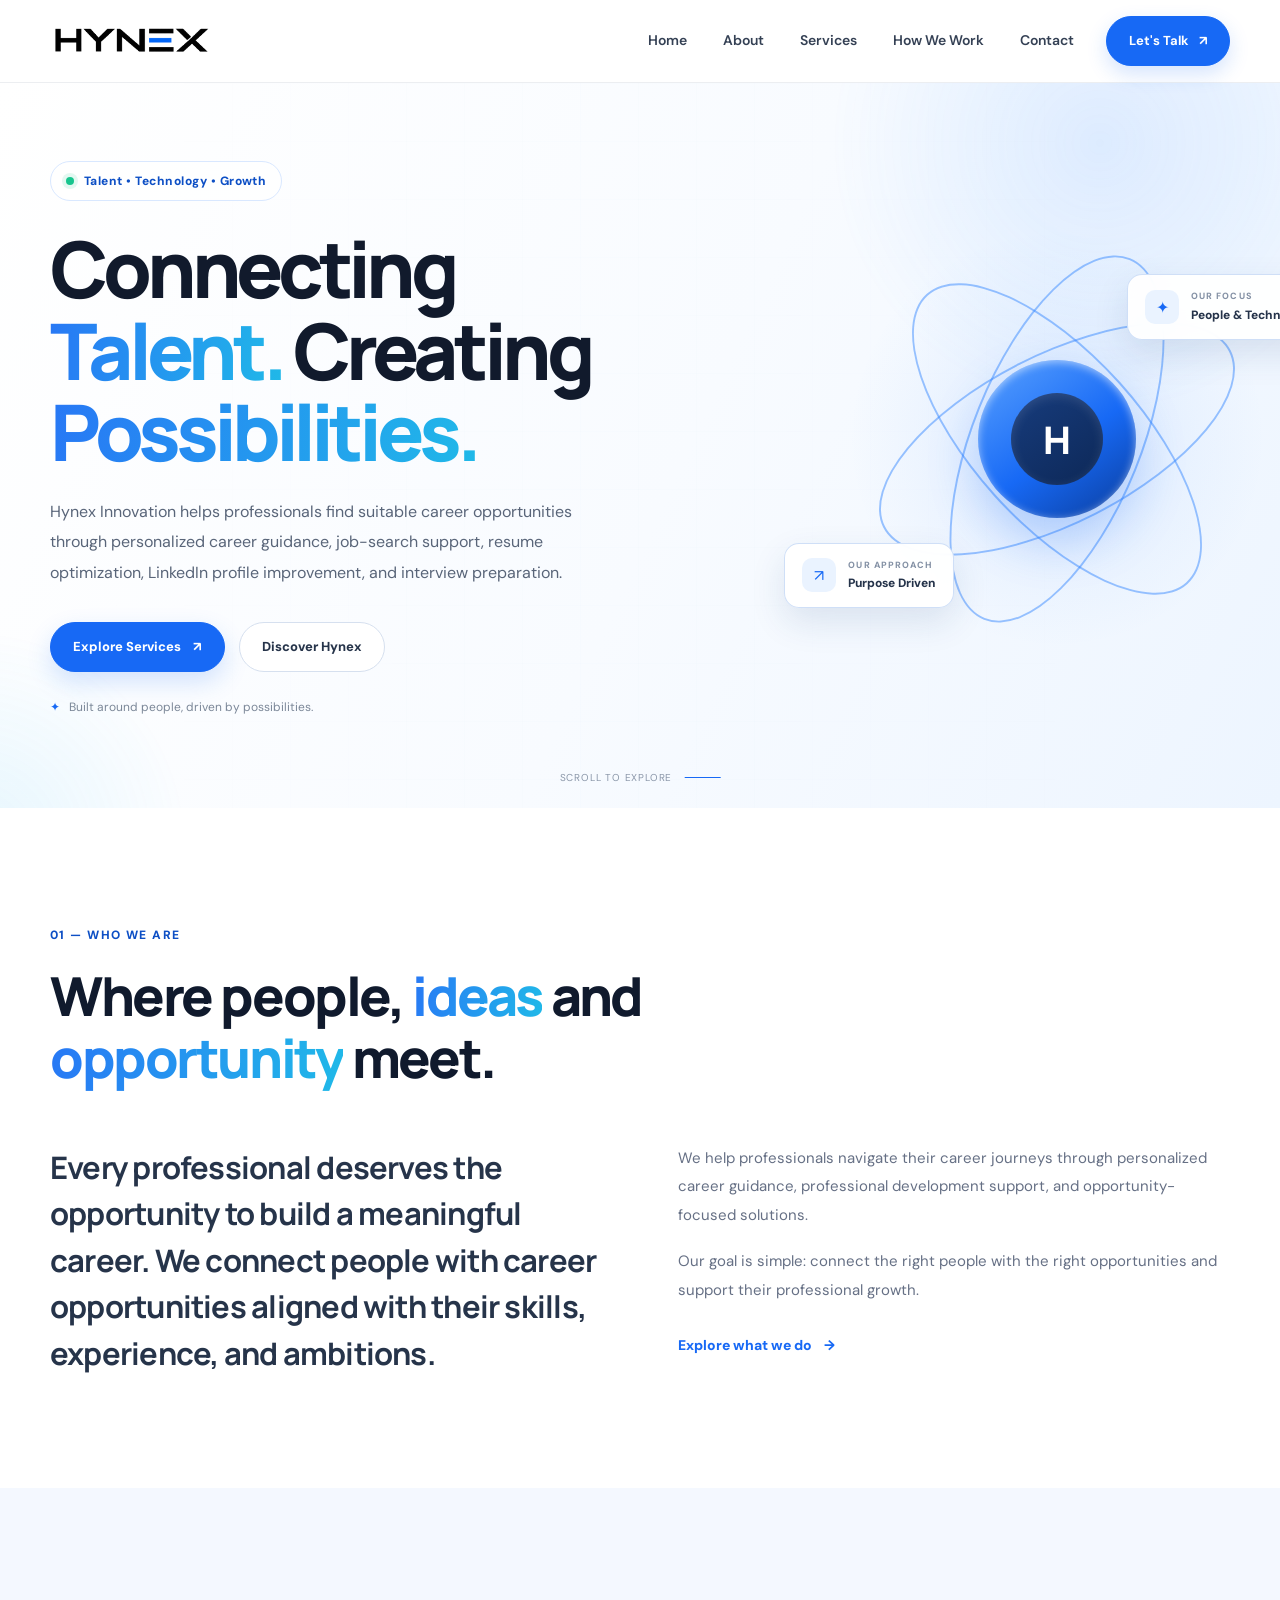
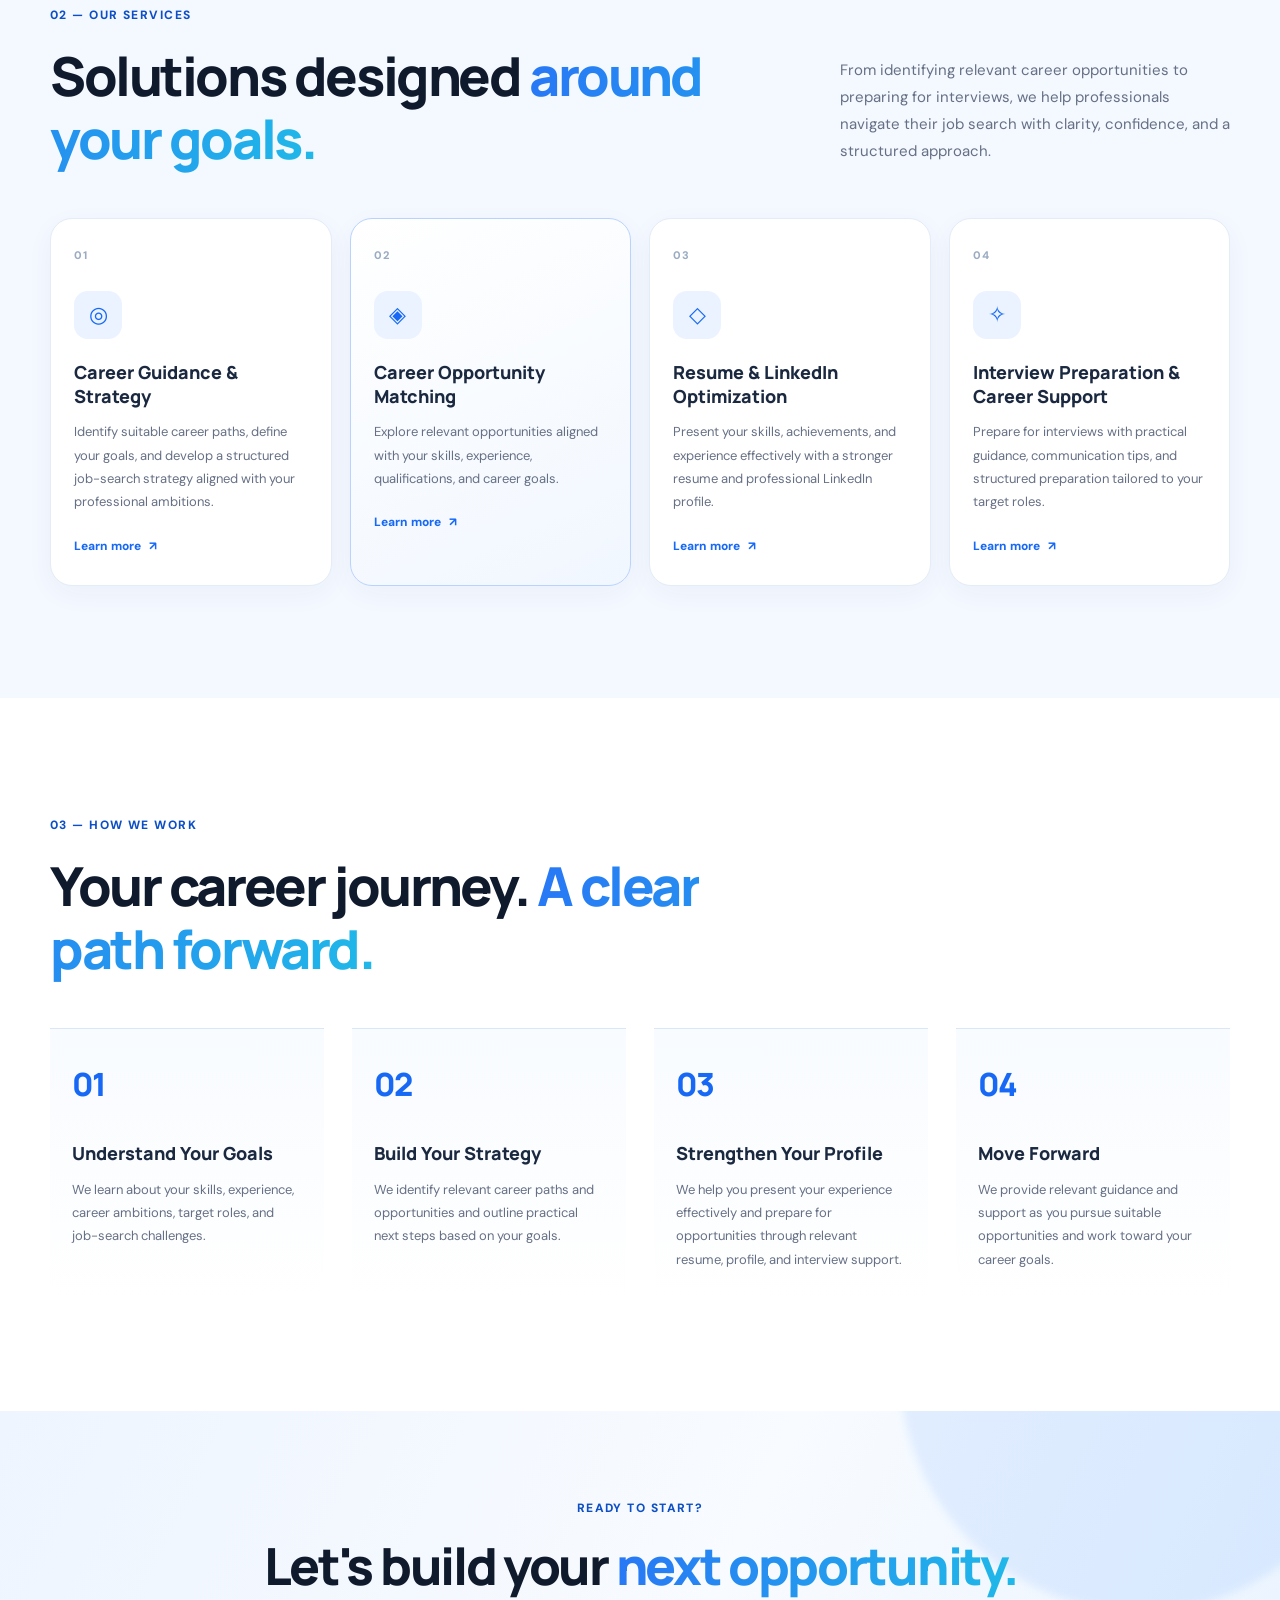
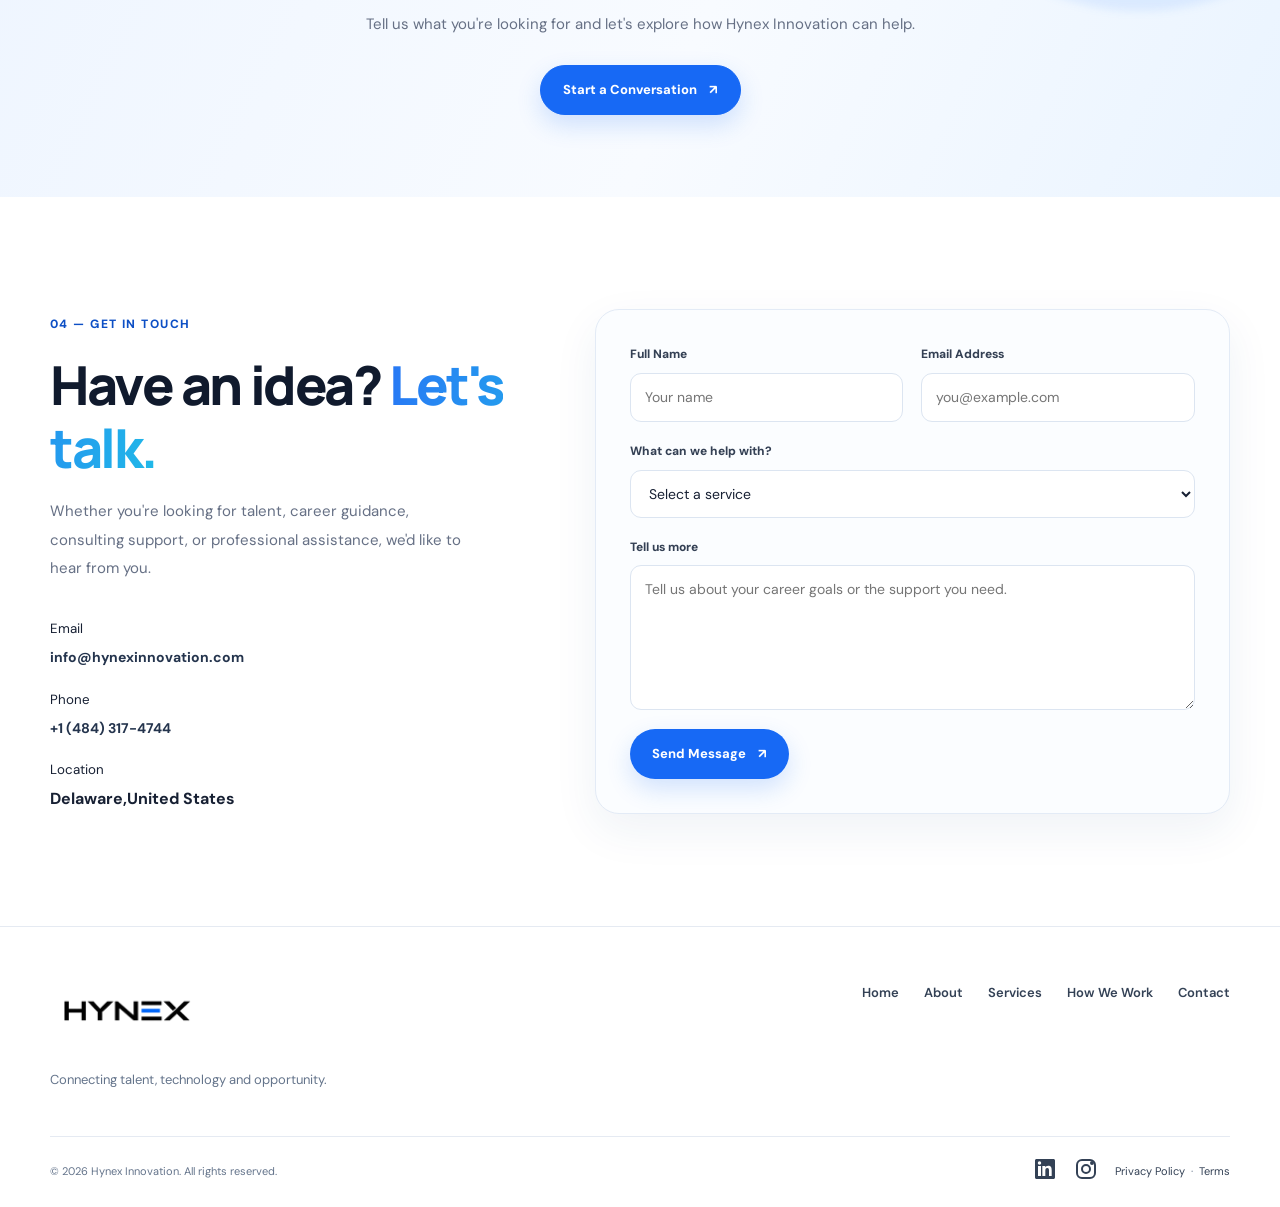
<file: index.html>
<!DOCTYPE html>
<html lang="en">
<head>
    <meta charset="UTF-8">
<meta name="viewport" content="width=device-width, initial-scale=1.0">

<title>Hynex Innovation | Career Opportunities & Professional Growth</title>

<meta name="description" content="Hynex Innovation helps professionals explore career opportunities, access personalized career guidance, optimize resumes and LinkedIn profiles, and prepare for interviews.">

    <meta property="og:type" content="website">
<meta property="og:url" content="https://hynexinnovation.com/">
<meta property="og:title" content="Hynex Innovation | Career Opportunities &amp; Professional Growth">
<meta property="og:description" content="Explore career opportunities, personalized career guidance, resume optimization, LinkedIn profile improvement, and interview preparation with Hynex Innovation.">
<meta property="og:image" content="https://hynexinnovation.com/hynex-social-preview.png">

<meta name="twitter:card" content="summary_large_image">
<meta name="twitter:title" content="Hynex Innovation | Career Opportunities &amp; Professional Growth">
<meta name="twitter:description" content="Explore career opportunities and personalized career support with Hynex Innovation.">
<meta name="twitter:image" content="https://hynexinnovation.com/hynex-social-preview.png">

<link rel="canonical" href="https://hynexinnovation.com/">
<link rel="stylesheet" href="style.css">
    
<script type="application/ld+json">
{
  "@context": "https://schema.org",
  "@type": "Organization",
  "name": "Hynex Innovation",
  "url": "https://hynexinnovation.com/",
  "logo": "https://hynexinnovation.com/hynex-logo.png",
  "email": "info@hynexinnovation.com",
  "telephone": "+1-484-317-4744",
  "description": "Hynex Innovation helps professionals explore suitable career opportunities through personalized career guidance, job-search support, resume optimization, LinkedIn profile improvement, and interview preparation."
}
</script>

</head>

<body>

    <!-- =========================
         NAVIGATION
    ========================== -->

    <header class="navbar">

        <div class="nav-container">

            <a href="#home" class="logo">
                <img src="hynex-logo.png" alt="Hynex Innovation">
            </a>

            <nav class="nav-links">
                <a href="#home">Home</a>
                <a href="#about">About</a>
                <a href="#services">Services</a>
                <a href="#process">How We Work</a>
                <a href="#contact">Contact</a>
            </nav>

            <a href="#contact" class="nav-button">
                Let's Talk
                <span>↗</span>
            </a>

           <button class="menu-button" id="menuButton" type="button" onclick="toggleMobileMenu()">
            ☰
</button>

        </div>

    </header>


    <!-- =========================
         HERO SECTION
    ========================== -->

    <main>

        <section class="hero" id="home">

            <div class="hero-glow glow-one"></div>
            <div class="hero-glow glow-two"></div>

            <div class="hero-grid"></div>

            <div class="hero-container">

                <div class="hero-content">

                    <div class="eyebrow">
                        <span class="status-dot"></span>
                        Talent • Technology • Growth
                    </div>

                    <h1>
                        Connecting
                        <span>Talent.</span>
                        Creating
                        <span>Possibilities.</span>
                    </h1>

                    <p>
                        Hynex Innovation helps professionals find suitable career opportunities through personalized career guidance, job-search support, resume optimization, LinkedIn profile improvement, and interview preparation.
                    </p>

                    <div class="hero-buttons">

                        <a href="#services" class="primary-button">
                            Explore Services
                            <span>↗</span>
                        </a>

                        <a href="#about" class="secondary-button">
                            Discover Hynex
                        </a>

                    </div>

                    <div class="hero-note">
                        <span>✦</span>
                        Built around people, driven by possibilities.
                    </div>

                </div>


                <!-- HERO VISUAL -->

                <div class="hero-visual">

                    <div class="orbital orbital-one"></div>
                    <div class="orbital orbital-two"></div>
                    <div class="orbital orbital-three"></div>

                    <div class="center-orb">

                        <div class="orb-inner">
                            H
                        </div>

                    </div>

                    <div class="floating-card card-top">
                        <span class="card-icon">✦</span>
                        <div>
                            <small>Our Focus</small>
                            <strong>People & Technology</strong>
                        </div>
                    </div>

                    <div class="floating-card card-bottom">
                        <span class="card-icon">↗</span>
                        <div>
                            <small>Our Approach</small>
                            <strong>Purpose Driven</strong>
                        </div>
                    </div>

                </div>

            </div>

            <div class="hero-scroll">
                <span>Scroll to explore</span>
                <div class="scroll-line"></div>
            </div>

        </section>


        <!-- =========================
             ABOUT SECTION
        ========================== -->

        <section class="about section" id="about">

            <div class="section-container">

                <div class="section-heading">

                    <div class="section-label">
                        01 — WHO WE ARE
                    </div>

                    <h2>
                        Where people,
                        <span>ideas</span> and
                        <span>opportunity</span> meet.
                    </h2>

                </div>

                <div class="about-content">

                    <div class="about-intro">

                        <p class="large-text">
    Every professional deserves the opportunity to build
    a meaningful career. We connect people with career
    opportunities aligned with their skills, experience,
    and ambitions.
</p>

                    </div>

                    <div class="about-description">

                        <p>
    We help professionals navigate their career journeys
    through personalized career guidance, professional
    development support, and opportunity-focused solutions.
</p>

<p>
    Our goal is simple: connect the right people with the
    right opportunities and support their professional growth.
</p>    

                        <a href="#services" class="text-link">
                            Explore what we do <span>→</span>
                        </a>

                    </div>

                </div>

            </div>

        </section>


        <!-- =========================
             SERVICES SECTION
        ========================== -->

        <section class="services section" id="services">

            <div class="section-container">

                <div class="section-top">

                    <div>
                        <div class="section-label">
                            02 — OUR SERVICES
                        </div>

                        <h2>
                            Solutions designed
                            <span>around your goals.</span>
                        </h2>
                    </div>

                   <p class="section-description">
From identifying relevant career opportunities to
preparing for interviews, we help professionals
navigate their job search with clarity, confidence,
and a structured approach.
</p>

                </div>


                <div class="services-grid">

                    <article class="service-card">

                        <div class="service-number">01</div>

                        <div class="service-icon">
                            ◎
                        </div>

                        <h3>Career Guidance & Strategy</h3>

<p>
    Identify suitable career paths, define your goals,
    and develop a structured job-search strategy
    aligned with your professional ambitions.
</p>

                        <a href="#contact">
                            Learn more <span>↗</span>
                        </a>

                    </article>


                    <article class="service-card featured">

                        <div class="service-number">02</div>

                        <div class="service-icon">
                            ◈
                        </div>

                        <h3>Career Opportunity Matching</h3>

<p>
    Explore relevant opportunities aligned with your
    skills, experience, qualifications, and career goals.
</p>
                        <a href="#contact">
                            Learn more <span>↗</span>
                        </a>

                    </article>


                    <article class="service-card">

                        <div class="service-number">03</div>

                        <div class="service-icon">
                            ◇
                        </div>

                        <h3>Resume & LinkedIn Optimization</h3>

<p>
    Present your skills, achievements, and experience
    effectively with a stronger resume and professional
    LinkedIn profile.
</p>
                        <a href="#contact">
                            Learn more <span>↗</span>
                        </a>

                    </article>


                    <article class="service-card">

                        <div class="service-number">04</div>

                        <div class="service-icon">
                            ✧
                        </div>

                        <h3>Interview Preparation & Career Support</h3>

<p>
    Prepare for interviews with practical guidance,
    communication tips, and structured preparation
    tailored to your target roles.
</p>

                        <a href="#contact">
                            Learn more <span>↗</span>
                        </a>

                    </article>

                </div>

            </div>

        </section>


        <!-- =========================
             PROCESS SECTION
        ========================== -->

        <section class="process section" id="process">

            <div class="section-container">

                <div class="section-top">

                    <div>
                        <div class="section-label">
                            03 — HOW WE WORK
                        </div>

                        <h2>
    Your career journey.
    <span>A clear path forward.</span>
</h2>
                    </div>

                </div>


                <div class="process-grid">

                    <div class="process-item">

                        <span class="process-number">01</span>

                        <h3>Understand Your Goals</h3>

<p>
    We learn about your skills, experience, career
    ambitions, target roles, and job-search challenges.
</p>
                    </div>


                    <div class="process-item">

                        <span class="process-number">02</span>

                        <h3>Build Your Strategy</h3>

<p>
    We identify relevant career paths and opportunities
    and outline practical next steps based on your goals.
</p>

                    </div>


                    <div class="process-item">

                        <span class="process-number">03</span>

                        <h3>Strengthen Your Profile</h3>

<p>
    We help you present your experience effectively
    and prepare for opportunities through relevant
    resume, profile, and interview support.
</p>

                    </div>


                    <div class="process-item">

                        <span class="process-number">04</span>

                        <h3>Move Forward</h3>

<p>
    We provide relevant guidance and support as you
    pursue suitable opportunities and work toward
    your career goals.
</p>

                    </div>

                </div>

            </div>

        </section>


        <!-- =========================
             CTA SECTION
        ========================== -->

        <section class="cta-section">

            <div class="cta-glow"></div>

            <div class="cta-container">

                <div class="section-label">
                    READY TO START?
                </div>

                <h2>
                    Let's build your
                    <span>next opportunity.</span>
                </h2>

                <p>
                    Tell us what you're looking for and let's explore
                    how Hynex Innovation can help.
                </p>

                <a href="#contact" class="primary-button">
                    Start a Conversation
                    <span>↗</span>
                </a>

            </div>

        </section>


        <!-- =========================
             CONTACT SECTION
        ========================== -->

        <section class="contact section" id="contact">

            <div class="section-container">

                <div class="contact-grid">

                    <div class="contact-info">

                        <div class="section-label">
                            04 — GET IN TOUCH
                        </div>

                        <h2>
                            Have an idea?
                            <span>Let's talk.</span>
                        </h2>

                        <p>
                            Whether you're looking for talent, career
                            guidance, consulting support, or professional
                            assistance, we'd like to hear from you.
                        </p>

                        <div class="contact-details">

    <div>
        <small>Email</small>
        
<strong>
  <a href="mailto:info@hynexinnovation.com">
    info@hynexinnovation.com
  </a>
</strong>

    </div>

    <div>
        <small>Phone</small>
        <strong>
            <a href="tel:+14843174744">+1 (484) 317-4744</a>
        </strong>
    </div>

   <div>
        <small>Location</small>
        <strong>Delaware,United States</strong>
    </div>

</div>
</div>


                    <form
    class="contact-form"
    action="https://formsubmit.co/info@hynexinnovation.com"
    method="POST"
>

                        <div class="form-row">

                            <div class="form-group">
                                <label for="name">Full Name</label>
                                <input
    type="text"
    id="name"
    name="name"
    placeholder="Your name"
    required
>
                            </div>

                            <div class="form-group">
                                <label for="email">Email Address</label>
                                <input
    type="email"
    id="email"
    name="email"
    placeholder="you@example.com"
    required
>
                            </div>

                        </div>


                        <div class="form-group">

                            <label for="service">
                                What can we help with?
                            </label>

                            <select id="service" name="service" required>

                                <option value="" selected disabled>Select a service</option>
<option value="Career Guidance & Development">Career Guidance & Development</option>
<option value="Career Opportunities & Placement">Career Opportunities & Placement</option>
<option value="Resume & LinkedIn Optimization">Resume & LinkedIn Optimization</option>
<option value="Interview Preparation">Interview Preparation</option>
<option value="Professional Development">Professional Development</option>
<option value="Personalized Career Support">Personalized Career Support</option>
<option value="Other">Other</option>

                            </select>

                        </div>


                        <div class="form-group">

                            <label for="message">
                                Tell us more
                            </label>

                            <textarea
    id="message"
    name="message"
    rows="5"
    placeholder="Tell us about your career goals or the support you need."
    required
></textarea>

                        </div>


                        <button type="submit" class="primary-button">
                            Send Message
                            <span>↗</span>
                        </button>

                    </form>

                </div>

            </div>

        </section>

    </main>


    <!-- =========================
         FOOTER
    ========================== -->

    <footer class="footer">

        <div class="footer-container">

            <div class="footer-brand">

                <a href="#home" class="logo">
                    <img src="hynex-logo.png" alt="Hynex Innovation">
                </a>

                <p>
                    Connecting talent, technology and opportunity.
                </p>

            </div>


            <div class="footer-links">

                <a href="#home">Home</a>
                <a href="#about">About</a>
                <a href="#services">Services</a>
                <a href="#process">How We Work</a>
                <a href="#contact">Contact</a>

            </div>

        </div>


        <div class="footer-bottom">

            <span>
                © 2026 Hynex Innovation. All rights reserved.
            </span>

            

<span class="footer-social">
  <a href="https://www.linkedin.com/company/hynex-innovation/"
     target="_blank"
     rel="noopener noreferrer"
     aria-label="Visit Hynex Innovation on LinkedIn"
     title="Hynex Innovation on LinkedIn">
    <svg xmlns="http://www.w3.org/2000/svg"
         width="24" height="24" viewBox="0 0 24 24"
         fill="currentColor" aria-hidden="true">
      <path d="M20.45 2H3.55C2.69 2 2 2.68 2 3.52v16.96c0 .84.69 1.52 1.55 1.52h16.9c.86 0 1.55-.68 1.55-1.52V3.52c0-.84-.69-1.52-1.55-1.52zM8 19H5V9h3v10zM6.5 7.73A1.73 1.73 0 1 1 6.5 4.27a1.73 1.73 0 0 1 0 3.46zM19 19h-3v-5.1c0-1.22-.02-2.79-1.7-2.79-1.7 0-1.96 1.33-1.96 2.7V19h-3V9h2.88v1.37h.04c.4-.76 1.38-1.56 2.84-1.56 3.04 0 3.6 2 3.6 4.6V19z"/>
    </svg>
  </a>
    
<a href="https://www.instagram.com/hynex.innovation/"
   target="_blank"
   rel="noopener noreferrer"
   aria-label="Visit Hynex Innovation on Instagram"
   title="Hynex Innovation on Instagram">
  <svg xmlns="http://www.w3.org/2000/svg"
       width="24" height="24" viewBox="0 0 24 24"
       fill="none" stroke="currentColor"
       stroke-width="2" stroke-linecap="round"
       stroke-linejoin="round" aria-hidden="true">
    <rect x="3" y="3" width="18" height="18" rx="5"/>
    <circle cx="12" cy="12" r="4"/>
    <circle cx="18" cy="6" r="1"/>
  </svg>
</a>

  <span>
  <a href="privacy-policy.html">Privacy Policy</a>
&nbsp;·&nbsp;
<a href="terms.html">Terms</a>
</span>
</span>


        </div>

    </footer>


     <script>

function toggleMobileMenu() {

    const menu = document.querySelector(".nav-links");
    const button = document.getElementById("menuButton");

    if (!menu) return;

    const isOpen = menu.classList.contains("mobile-menu-open");

    if (isOpen) {

        menu.classList.remove("mobile-menu-open");
        menu.style.removeProperty("display");

        button.classList.remove("menu-open");

    } else {

        menu.classList.add("mobile-menu-open");
        menu.style.setProperty("display", "flex", "important");

        button.classList.add("menu-open");
    }
}


/* Close mobile menu after clicking a navigation link */

document.querySelectorAll(".nav-links a").forEach(function(link) {

    link.addEventListener("click", function() {

        if (window.innerWidth <= 768) {

            const menu = document.querySelector(".nav-links");
            const button = document.getElementById("menuButton");

            menu.classList.remove("mobile-menu-open");

            menu.style.removeProperty("display");

            button.classList.remove("menu-open");
        }

    });

});


/* Reset navigation when changing screen size */

window.addEventListener("resize", function() {

    const menu = document.querySelector(".nav-links");
    const button = document.getElementById("menuButton");

    if (!menu) return;

    if (window.innerWidth > 768) {

        menu.classList.remove("mobile-menu-open");
        menu.style.removeProperty("display");

        if (button) {
            button.classList.remove("menu-open");
        }

    } else {

        menu.classList.remove("mobile-menu-open");
        menu.style.removeProperty("display");

        if (button) {
            button.classList.remove("menu-open");
        }
    }

});

</script>

</body>
</html>
</file>
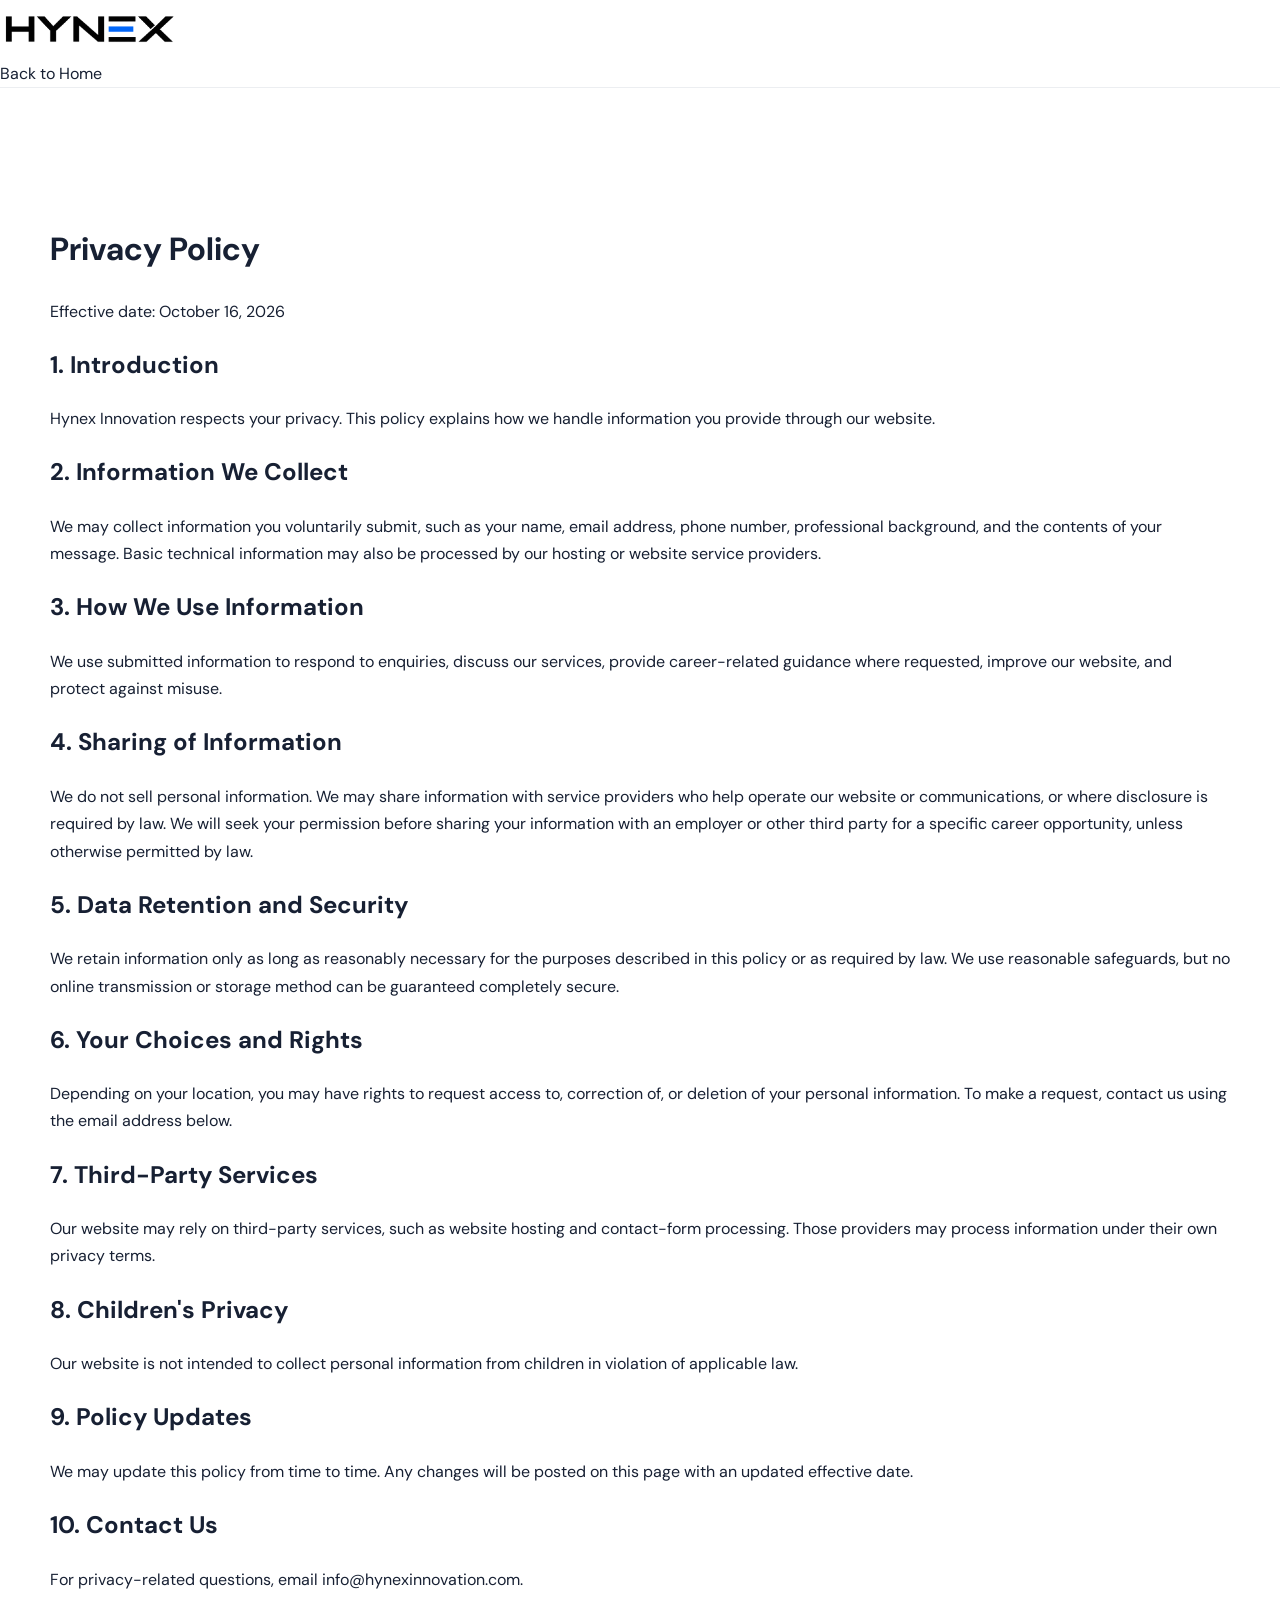
<file: privacy-policy.html>
<!DOCTYPE html>
<html lang="en">
<head>
  <meta charset="UTF-8">
  <meta name="viewport" content="width=device-width, initial-scale=1.0">
  <title>Privacy Policy | Hynex Innovation</title>
  <meta name="description" content="Learn how Hynex Innovation collects, uses, and protects personal information submitted through our website.">
  <link rel="canonical" href="https://hynexinnovation.com/privacy-policy.html">
  <link rel="stylesheet" href="style.css">
</head>
<body>
  <header class="navbar">
    <a href="index.html" aria-label="Hynex Innovation Home">
      <img src="hynex-logo.png" alt="Hynex Innovation" style="max-width:180px;height:auto;">
    </a>
    <a href="index.html">Back to Home</a>
  </header>

  <main class="section">
    <div class="section-container">
      <h1>Privacy Policy</h1>
      <p>Effective date: October 16, 2026</p>

      <h2>1. Introduction</h2>
      <p>Hynex Innovation respects your privacy. This policy explains how we handle information you provide through our website.</p>

      <h2>2. Information We Collect</h2>
      <p>We may collect information you voluntarily submit, such as your name, email address, phone number, professional background, and the contents of your message. Basic technical information may also be processed by our hosting or website service providers.</p>

      <h2>3. How We Use Information</h2>
      <p>We use submitted information to respond to enquiries, discuss our services, provide career-related guidance where requested, improve our website, and protect against misuse.</p>

      <h2>4. Sharing of Information</h2>
      <p>We do not sell personal information. We may share information with service providers who help operate our website or communications, or where disclosure is required by law. We will seek your permission before sharing your information with an employer or other third party for a specific career opportunity, unless otherwise permitted by law.</p>

      <h2>5. Data Retention and Security</h2>
      <p>We retain information only as long as reasonably necessary for the purposes described in this policy or as required by law. We use reasonable safeguards, but no online transmission or storage method can be guaranteed completely secure.</p>

      <h2>6. Your Choices and Rights</h2>
      <p>Depending on your location, you may have rights to request access to, correction of, or deletion of your personal information. To make a request, contact us using the email address below.</p>

      <h2>7. Third-Party Services</h2>
      <p>Our website may rely on third-party services, such as website hosting and contact-form processing. Those providers may process information under their own privacy terms.</p>

      <h2>8. Children's Privacy</h2>
      <p>Our website is not intended to collect personal information from children in violation of applicable law.</p>

      <h2>9. Policy Updates</h2>
      <p>We may update this policy from time to time. Any changes will be posted on this page with an updated effective date.</p>

      <h2>10. Contact Us</h2>
      <p>For privacy-related questions, email <a href="mailto:info@hynexinnovation.com">info@hynexinnovation.com</a>.</p>
    </div>
  </main>
</body>
</html>
</file>
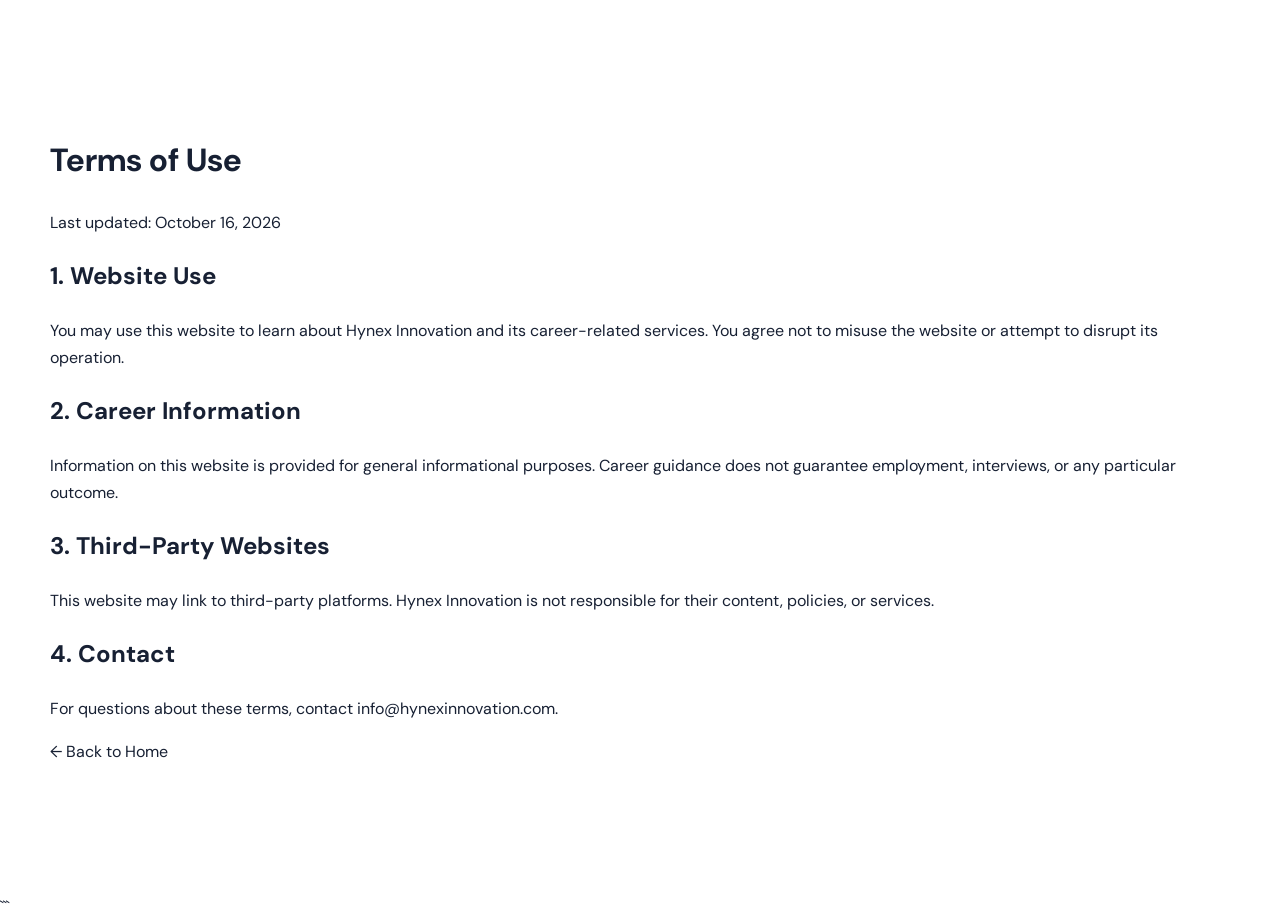
<file: terms.html>
<!DOCTYPE html>
<html lang="en">
<head>
    <meta charset="UTF-8">
    <meta name="viewport" content="width=device-width, initial-scale=1.0">
    <title>Terms of Use | Hynex Innovation</title>
    <meta name="description" content="Read the terms governing use of the Hynex Innovation website.">
    <link rel="canonical" href="https://hynexinnovation.com/terms.html">
    <link rel="stylesheet" href="style.css">
</head>
<body>
    <main class="section">
        <div class="section-container">
            <h1>Terms of Use</h1>
            <p>Last updated: October 16, 2026</p>

            <h2>1. Website Use</h2>
            <p>You may use this website to learn about Hynex Innovation and its career-related services. You agree not to misuse the website or attempt to disrupt its operation.</p>

            <h2>2. Career Information</h2>
            <p>Information on this website is provided for general informational purposes. Career guidance does not guarantee employment, interviews, or any particular outcome.</p>

            <h2>3. Third-Party Websites</h2>
            <p>This website may link to third-party platforms. Hynex Innovation is not responsible for their content, policies, or services.</p>

            <h2>4. Contact</h2>
            <p>For questions about these terms, contact <a href="mailto:info@hynexinnovation.com">info@hynexinnovation.com</a>.</p>

            <p><a href="index.html">← Back to Home</a></p>
        </div>
    </main>
</body>
</html>
```
</file>
<file: style.css>
/* =========================================================
   HYNEX INNOVATION | WHITE + ELECTRIC BLUE DESIGN SYSTEM
   Replace the complete contents of the existing style.css.
   ========================================================= */

@import url('https://fonts.googleapis.com/css2?family=DM+Sans:wght@400;500;600;700;800&family=Manrope:wght@400;500;600;700;800&display=swap');

:root {
  --blue: #1769f5;
  --blue-dark: #0d4fc5;
  --blue-bright: #27b8f2;
  --navy: #101a2d;
  --ink: #172033;
  --muted: #667085;
  --line: #e4eaf3;
  --soft: #f4f8ff;
  --white: #ffffff;
  --shadow: 0 18px 55px rgba(24, 75, 150, .09);
  --radius: 22px;
  --container: 1180px;
}

* { box-sizing: border-box; }
html { scroll-behavior: smooth; scroll-padding-top: 92px; }
body {
  margin: 0;
  color: var(--ink);
  background: var(--white);
  font-family: 'DM Sans', sans-serif;
  font-size: 16px;
  line-height: 1.7;
  -webkit-font-smoothing: antialiased;
}
img { display: block; max-width: 100%; }
a { color: inherit; text-decoration: none; }
button, input, select, textarea { font: inherit; }
button, a { -webkit-tap-highlight-color: transparent; }
::selection { color: #fff; background: var(--blue); }

/* Navigation */
.navbar {
  position: sticky;
  top: 0;
  z-index: 1000;
  width: 100%;
  background: rgba(255,255,255,.94);
  border-bottom: 1px solid rgba(20,45,85,.08);
  backdrop-filter: blur(16px);
  transition: box-shadow .25s ease, background .25s ease;
}
.navbar-scrolled { box-shadow: 0 8px 30px rgba(20,45,85,.08); }
.nav-container {
  width: min(var(--container), calc(100% - 64px));
  min-height: 82px;
  margin: 0 auto;
  display: flex;
  align-items: center;
  justify-content: space-between;
  gap: 32px;
}
.logo { display: inline-flex; align-items: center; flex: 0 0 auto; }
.navbar .logo img { width: 164px; height: auto; object-fit: contain; }
.nav-links { display: flex; align-items: center; gap: 36px; margin-left: auto; }
.nav-links a {
  color: #344054;
  font-size: 14px;
  font-weight: 600;
  transition: color .2s ease;
}
.nav-links a:hover, .footer-links a:hover { color: var(--blue); }
.nav-button {
  display: inline-flex;
  align-items: center;
  gap: 10px;
  padding: 13px 22px;
  border: 1px solid var(--blue);
  border-radius: 999px;
  color: #fff;
  background: var(--blue);
  font-size: 13px;
  font-weight: 700;
  transition: transform .2s ease, background .2s ease, box-shadow .2s ease;
  box-shadow: 0 8px 20px rgba(23,105,245,.18);
}
.nav-button:hover, .primary-button:hover { transform: translateY(-2px); background: var(--blue-dark); box-shadow: 0 12px 26px rgba(23,105,245,.22); }
.menu-button { display: none; border: 1px solid var(--line); background: #fff; color: var(--navy); border-radius: 12px; padding: 8px 12px; font-size: 22px; cursor: pointer; }

/* Hero */
.hero {
  position: relative;
  isolation: isolate;
  overflow: hidden;
  min-height: 700px;
  display: flex;
  align-items: center;
  padding: 78px 0 90px;
  background: linear-gradient(115deg, #fff 0%, #f8fbff 53%, #edf5ff 100%);
}
.hero-container {
  position: relative;
  z-index: 2;
  width: min(var(--container), calc(100% - 64px));
  margin: 0 auto;
  display: grid;
  grid-template-columns: 1.03fr .97fr;
  align-items: center;
  gap: 55px;
}
.hero-content { max-width: 620px; }
.eyebrow, .section-label {
  display: inline-flex;
  align-items: center;
  gap: 10px;
  color: var(--blue-dark);
  font-size: 12px;
  font-weight: 800;
  letter-spacing: .12em;
  text-transform: uppercase;
}
.eyebrow {
  padding: 9px 15px;
  margin-bottom: 27px;
  border: 1px solid #d9e8ff;
  border-radius: 999px;
  background: rgba(255,255,255,.8);
  letter-spacing: .04em;
  text-transform: none;
  font-size: 12px;
}
.status-dot { width: 8px; height: 8px; border-radius: 50%; background: #18c58e; box-shadow: 0 0 0 4px rgba(24,197,142,.12); }
.hero h1 {
  margin: 0 0 25px;
  color: #111a2c;
  font-family: 'Manrope', sans-serif;
  font-size: clamp(54px, 6.1vw, 82px);
  font-weight: 800;
  line-height: 1.04;
  letter-spacing: -.065em;
}
.hero h1 span, .section-heading h2 span, .section-top h2 span, .cta-container h2 span, .contact-info h2 span {
  color: var(--blue);
  background: linear-gradient(100deg, #2877f5 0%, #20b9e8 100%);
  -webkit-background-clip: text;
  background-clip: text;
  -webkit-text-fill-color: transparent;
}
.hero-content > p { max-width: 590px; margin: 0; color: #596579; font-size: 16px; line-height: 1.9; }
.hero-buttons { display: flex; flex-wrap: wrap; align-items: center; gap: 14px; margin-top: 34px; }
.primary-button, .secondary-button {
  min-height: 50px;
  display: inline-flex;
  justify-content: center;
  align-items: center;
  gap: 12px;
  padding: 13px 22px;
  border-radius: 999px;
  font-size: 13px;
  font-weight: 800;
  transition: all .22s ease;
  cursor: pointer;
}
.primary-button { border: 1px solid var(--blue); color: #fff; background: var(--blue); box-shadow: 0 10px 25px rgba(23,105,245,.18); }
.secondary-button { border: 1px solid #d6e0ef; color: #26344a; background: #fff; }
.secondary-button:hover { border-color: var(--blue); color: var(--blue); transform: translateY(-2px); }
.hero-note { display: flex; align-items: center; gap: 9px; margin-top: 25px; color: #7b8798; font-size: 12px; }
.hero-note span { color: var(--blue); }
.hero-glow { position: absolute; z-index: -1; border-radius: 50%; filter: blur(2px); pointer-events: none; }
.glow-one { width: 560px; height: 560px; right: -100px; top: -220px; background: radial-gradient(circle, rgba(68,150,255,.13), transparent 68%); }
.glow-two { width: 430px; height: 430px; left: -240px; bottom: -250px; background: radial-gradient(circle, rgba(39,184,242,.10), transparent 70%); }
.hero-grid { position: absolute; inset: 0; z-index: -1; opacity: .25; background-image: linear-gradient(rgba(56,116,190,.045) 1px, transparent 1px), linear-gradient(90deg, rgba(56,116,190,.045) 1px, transparent 1px); background-size: 58px 58px; mask-image: linear-gradient(90deg, transparent, #000 45%, transparent); }

/* Orbital hero illustration */
.hero-visual { position: relative; min-height: 490px; display: grid; place-items: center; }
.hero-visual::before { content: ''; position: absolute; width: 410px; height: 410px; border-radius: 50%; background: radial-gradient(circle, rgba(57,137,255,.14), rgba(57,137,255,.04) 48%, transparent 72%); }
.orbital { position: absolute; width: 390px; height: 170px; border: 2px solid rgba(48,133,255,.48); border-radius: 50%; }
.orbital-one { transform: rotate(-27deg); }
.orbital-two { transform: rotate(48deg); }
.orbital-three { transform: rotate(112deg); }
.center-orb { position: relative; z-index: 2; width: 158px; height: 158px; display: grid; place-items: center; border-radius: 50%; background: linear-gradient(145deg, #5aa2ff, #1769f5 55%, #0b3d9c); box-shadow: 0 22px 50px rgba(23,105,245,.28), inset 0 2px 8px rgba(255,255,255,.55); }
.orb-inner { width: 92px; height: 92px; display: grid; place-items: center; border-radius: 50%; color: #fff; background: linear-gradient(145deg, #173c7d, #0d2857); font-family: 'Manrope', sans-serif; font-size: 38px; font-weight: 800; box-shadow: inset 0 3px 12px rgba(255,255,255,.12); }
.floating-card { position: absolute; z-index: 3; display: flex; align-items: center; gap: 12px; padding: 14px 17px; border: 1px solid rgba(202,220,247,.9); border-radius: 15px; background: rgba(255,255,255,.94); box-shadow: 0 14px 35px rgba(27,66,122,.12); backdrop-filter: blur(12px); }
.card-top { top: 80px; right: 0; }
.card-bottom { bottom: 76px; left: 0; }
.card-icon { width: 34px; height: 34px; display: grid; place-items: center; border-radius: 10px; color: var(--blue); background: #eaf3ff; }
.floating-card small { display: block; color: #8491a5; font-size: 9px; font-weight: 800; letter-spacing: .12em; text-transform: uppercase; }
.floating-card strong { display: block; color: #25334a; font-size: 12px; font-weight: 800; }
.hero-scroll { position: absolute; bottom: 22px; left: 50%; display: flex; align-items: center; gap: 12px; color: #8a96a8; font-size: 10px; letter-spacing: .08em; text-transform: uppercase; transform: translateX(-50%); }
.scroll-line { width: 36px; height: 1px; background: var(--blue); }

/* Shared sections */
.section { padding: 112px 0; }
.section-container { width: min(var(--container), calc(100% - 64px)); margin: 0 auto; }
.section-heading { max-width: 800px; margin-bottom: 54px; }
.section-heading h2, .section-top h2, .contact-info h2 {
  margin: 18px 0 0;
  color: var(--navy);
  font-family: 'Manrope', sans-serif;
  font-size: clamp(36px, 4.2vw, 54px);
  font-weight: 800;
  line-height: 1.16;
  letter-spacing: -.045em;
}
.section-top { display: flex; justify-content: space-between; align-items: end; gap: 35px; margin-bottom: 48px; }
.section-top > div { max-width: 700px; }
.section-description { max-width: 390px; margin: 0 0 5px; color: var(--muted); font-size: 15px; line-height: 1.8; }

/* About */
.about { background: #fff; }
.about-content { display: grid; grid-template-columns: 1fr 1fr; gap: 75px; align-items: start; }
.large-text { margin: 0; color: #26344a; font-family: 'Manrope', sans-serif; font-size: clamp(23px, 2.5vw, 31px); font-weight: 700; line-height: 1.5; letter-spacing: -.025em; }
.about-description p { margin: 0 0 18px; color: var(--muted); font-size: 15px; line-height: 1.9; }
.text-link { display: inline-flex; align-items: center; gap: 12px; margin-top: 12px; color: var(--blue); font-size: 14px; font-weight: 800; }
.text-link:hover { gap: 17px; }

/* Services */
.services { background: var(--soft); }
.services-grid { display: grid; grid-template-columns: repeat(4, minmax(0,1fr)); gap: 18px; }
.service-card { position: relative; min-height: 310px; padding: 27px 23px; border: 1px solid #e4ecf7; border-radius: var(--radius); background: #fff; box-shadow: 0 8px 28px rgba(24,75,150,.045); transition: transform .25s ease, box-shadow .25s ease, border-color .25s ease; }
.service-card:hover { transform: translateY(-7px); border-color: #c7dcff; box-shadow: var(--shadow); }
.service-card.featured { border-color: #b9d3ff; background: linear-gradient(155deg, #fff, #f1f7ff); }
.service-number { color: #9aabc2; font-size: 11px; font-weight: 800; letter-spacing: .12em; }
.service-icon { width: 48px; height: 48px; display: grid; place-items: center; margin: 26px 0 21px; border-radius: 14px; color: var(--blue); background: #eaf3ff; font-size: 22px; }
.service-card h3, .process-item h3 { margin: 0 0 12px; color: #1b2940; font-family: 'Manrope', sans-serif; font-size: 18px; font-weight: 800; line-height: 1.35; }
.service-card p, .process-item p { margin: 0; color: var(--muted); font-size: 13px; line-height: 1.8; }
.service-card a { display: inline-flex; gap: 8px; margin-top: 22px; color: var(--blue); font-size: 12px; font-weight: 800; }

/* Process */
.process { background: #fff; }
.process-grid { display: grid; grid-template-columns: repeat(4, minmax(0,1fr)); gap: 28px; }
.process-item { position: relative; padding: 28px 22px; border-top: 1px solid #dce7f5; background: linear-gradient(180deg, #f8fbff 0%, #fff 100%); }
.process-number { display: inline-flex; margin-bottom: 30px; color: var(--blue); font-family: 'Manrope', sans-serif; font-size: 32px; font-weight: 800; letter-spacing: -.05em; }

/* CTA */
.cta-section { position: relative; overflow: hidden; padding: 82px 32px; background: linear-gradient(115deg, #eef5ff, #f8fbff 55%, #eaf4ff); }
.cta-container { position: relative; z-index: 1; width: min(900px, 100%); margin: 0 auto; text-align: center; }
.cta-container h2 { margin: 16px 0; color: var(--navy); font-family: 'Manrope', sans-serif; font-size: clamp(36px, 4vw, 52px); font-weight: 800; line-height: 1.15; letter-spacing: -.045em; }
.cta-container p { max-width: 650px; margin: 0 auto 27px; color: var(--muted); font-size: 15px; line-height: 1.8; }
.cta-container .primary-button { margin: 0 auto; }
.cta-glow { position: absolute; width: 480px; height: 480px; top: -280px; right: -100px; border-radius: 50%; background: rgba(42,126,255,.10); filter: blur(4px); }

/* Contact */
.contact { background: #fff; }
.contact-grid { display: grid; grid-template-columns: .85fr 1.15fr; gap: 75px; align-items: start; }
.contact-info h2 { margin-bottom: 18px; }
.contact-info > p { max-width: 420px; margin: 0; color: var(--muted); font-size: 15px; line-height: 1.9; }
.contact-details { display: grid; gap: 18px; margin-top: 35px; }
.contact-details > div { display: flex; flex-direction: column; gap: 3px; }
.contact-details a { color: #24344d; font-size: 14px; font-weight: 700; }
.contact-details a:hover { color: var(--blue); }
.contact-form { padding: 34px; border: 1px solid #e3ebf6; border-radius: 24px; background: #fbfdff; box-shadow: 0 16px 45px rgba(25,67,126,.07); }
.form-row { display: grid; grid-template-columns: 1fr 1fr; gap: 18px; }
.form-group { display: flex; flex-direction: column; gap: 8px; margin-bottom: 19px; }
.form-group label { color: #344054; font-size: 12px; font-weight: 800; }
.form-group input, .form-group select, .form-group textarea { width: 100%; min-height: 48px; padding: 12px 14px; border: 1px solid #dce5f1; border-radius: 11px; outline: none; color: var(--ink); background: #fff; font-size: 14px; transition: border-color .2s ease, box-shadow .2s ease; }
.form-group textarea { min-height: 125px; resize: vertical; }
.form-group input:focus, .form-group select:focus, .form-group textarea:focus { border-color: var(--blue); box-shadow: 0 0 0 3px rgba(23,105,245,.10); }
.contact-form .primary-button { border: 0; }

/* Footer */
.footer { padding: 65px 0 22px; color: #c7d2e3; background: #101a2d; }
.footer-container { width: min(var(--container), calc(100% - 64px)); margin: 0 auto; display: grid; grid-template-columns: 1.2fr .8fr; gap: 55px; }
.footer .logo img { width: 155px; height: auto; padding: 7px 10px; border-radius: 8px; background: #fff; }
.footer-brand p { max-width: 380px; margin: 18px 0 0; color: #aebbd0; font-size: 13px; line-height: 1.8; }
.footer-links { display: flex; flex-wrap: wrap; align-content: start; justify-content: flex-end; gap: 15px 25px; }
.footer-links a { color: #d7e0ed; font-size: 13px; font-weight: 600; transition: color .2s ease; }
.footer-bottom { width: min(var(--container), calc(100% - 64px)); margin: 45px auto 0; padding-top: 20px; border-top: 1px solid rgba(255,255,255,.13); display: flex; align-items: center; justify-content: space-between; gap: 20px; color: #9eacc1; font-size: 11px; }
.footer-social { display: inline-flex; align-items: center; gap: 17px; }
.footer-social a { color: #d8e4f5; }
.footer-social a:hover { color: #63a5ff; }

/* Reveal animation */
.reveal { opacity: 0; transform: translateY(22px); transition: opacity .65s ease, transform .65s ease; }
.reveal.revealed { opacity: 1; transform: translateY(0); }

/* Responsive */
@media (max-width: 1050px) {
  .nav-container, .hero-container, .section-container, .footer-container, .footer-bottom { width: min(100% - 48px, var(--container)); }
  .nav-links { gap: 22px; }
  .hero-container { gap: 25px; }
  .hero h1 { font-size: clamp(52px, 6vw, 70px); }
  .services-grid { grid-template-columns: repeat(2, minmax(0,1fr)); }
  .service-card { min-height: 285px; }
}
@media (max-width: 760px) {
  html { scroll-padding-top: 75px; }
  .nav-container { width: calc(100% - 36px); min-height: 72px; gap: 12px; }
  .navbar .logo img { width: 140px; }
  .menu-button { display: inline-flex; align-items: center; justify-content: center; margin-left: auto; }
  .nav-button { display: none; }
  .nav-links {
    position: absolute;
    top: 72px;
    left: 0;
    right: 0;
    display: none;
    flex-direction: column;
    align-items: stretch;
    gap: 0;
    padding: 10px 22px 18px;
    border-bottom: 1px solid var(--line);
    background: #fff;
    box-shadow: 0 16px 25px rgba(20,45,85,.08);
  }
  .nav-links.mobile-menu-open { display: flex; }
  .nav-links a { padding: 12px 4px; border-bottom: 1px solid #edf1f7; }
  .nav-links a:last-child { border-bottom: 0; }
  .hero { min-height: auto; padding: 65px 0 75px; }
  .hero-container { width: calc(100% - 40px); grid-template-columns: 1fr; gap: 15px; }
  .hero-content { max-width: 100%; }
  .hero h1 { font-size: clamp(48px, 12vw, 68px); }
  .hero-content > p { font-size: 14px; }
  .hero-visual { min-height: 340px; margin-top: 10px; }
  .hero-visual::before { width: 300px; height: 300px; }
  .orbital { width: 290px; height: 125px; }
  .center-orb { width: 125px; height: 125px; }
  .orb-inner { width: 74px; height: 74px; font-size: 30px; }
  .card-top { top: 22px; right: 0; }
  .card-bottom { bottom: 20px; left: 0; }
  .floating-card { padding: 10px 12px; }
  .floating-card strong { font-size: 10px; }
  .hero-scroll { display: none; }
  .section { padding: 76px 0; }
  .section-container { width: calc(100% - 40px); }
  .section-heading { margin-bottom: 35px; }
  .section-top { display: block; margin-bottom: 34px; }
  .section-description { margin-top: 17px; }
  .about-content, .contact-grid { grid-template-columns: 1fr; gap: 30px; }
  .services-grid { grid-template-columns: 1fr; }
  .service-card { min-height: auto; }
  .process-grid { grid-template-columns: 1fr 1fr; gap: 14px; }
  .process-item { padding: 22px 17px; }
  .process-number { margin-bottom: 20px; }
  .cta-section { padding: 68px 22px; }
  .contact-form { padding: 24px 18px; }
  .footer-container { width: calc(100% - 40px); grid-template-columns: 1fr; gap: 30px; }
  .footer-links { justify-content: flex-start; }
  .footer-bottom { width: calc(100% - 40px); flex-direction: column; align-items: flex-start; margin-top: 32px; }
}
@media (max-width: 460px) {
  .hero h1 { font-size: 46px; }
  .hero-buttons { align-items: stretch; flex-direction: column; }
  .hero-buttons a { width: 100%; }
  .eyebrow { font-size: 11px; }
  .process-grid { grid-template-columns: 1fr; }
  .form-row { grid-template-columns: 1fr; gap: 0; }
  .floating-card { transform: scale(.88); }
  .card-top { right: -12px; }
  .card-bottom { left: -12px; }
}

@media (prefers-reduced-motion: reduce) {
  *, *::before, *::after { scroll-behavior: auto !important; animation-duration: .01ms !important; transition-duration: .01ms !important; }
}





/* =================================
   HYNEX INNOVATION - WHITE FOOTER
================================= */

.footer {
    background: #ffffff !important;
    color: #111827 !important;
    border-top: 1px solid #e5eaf2;
    padding: 55px 0 20px;
}

.footer-container {
    background: #ffffff !important;
}

.footer-brand {
    color: #111827 !important;
}

.footer-brand .logo {
    background: transparent !important;
    padding: 0 !important;
    border-radius: 0 !important;
}

.footer-brand .logo img {
    filter: none !important;
    opacity: 1 !important;
    max-width: 160px;
    height: auto;
}

.footer-brand p {
    color: #64748b !important;
}

.footer a {
    color: #334155 !important;
    transition: color 0.3s ease;
}

.footer a:hover {
    color: #2675f5 !important;
}

.footer-social a {
    color: #2675f5 !important;
}

.footer-social a:hover {
    color: #0b55d9 !important;
}

.footer-bottom {
    border-top: 1px solid #e5eaf2 !important;
    color: #64748b !important;
}

.footer-bottom p,
.footer-bottom span {
    color: #64748b !important;
}

.footer-bottom a {
    color: #334155 !important;
}

.footer-bottom a:hover {
    color: #2675f5 !important;
}






/* Move complete hero orbit illustration to the right */
@media (min-width: 992px) {
    .hero-visual {
        transform: translateX(100px);
    }
}
</file>
